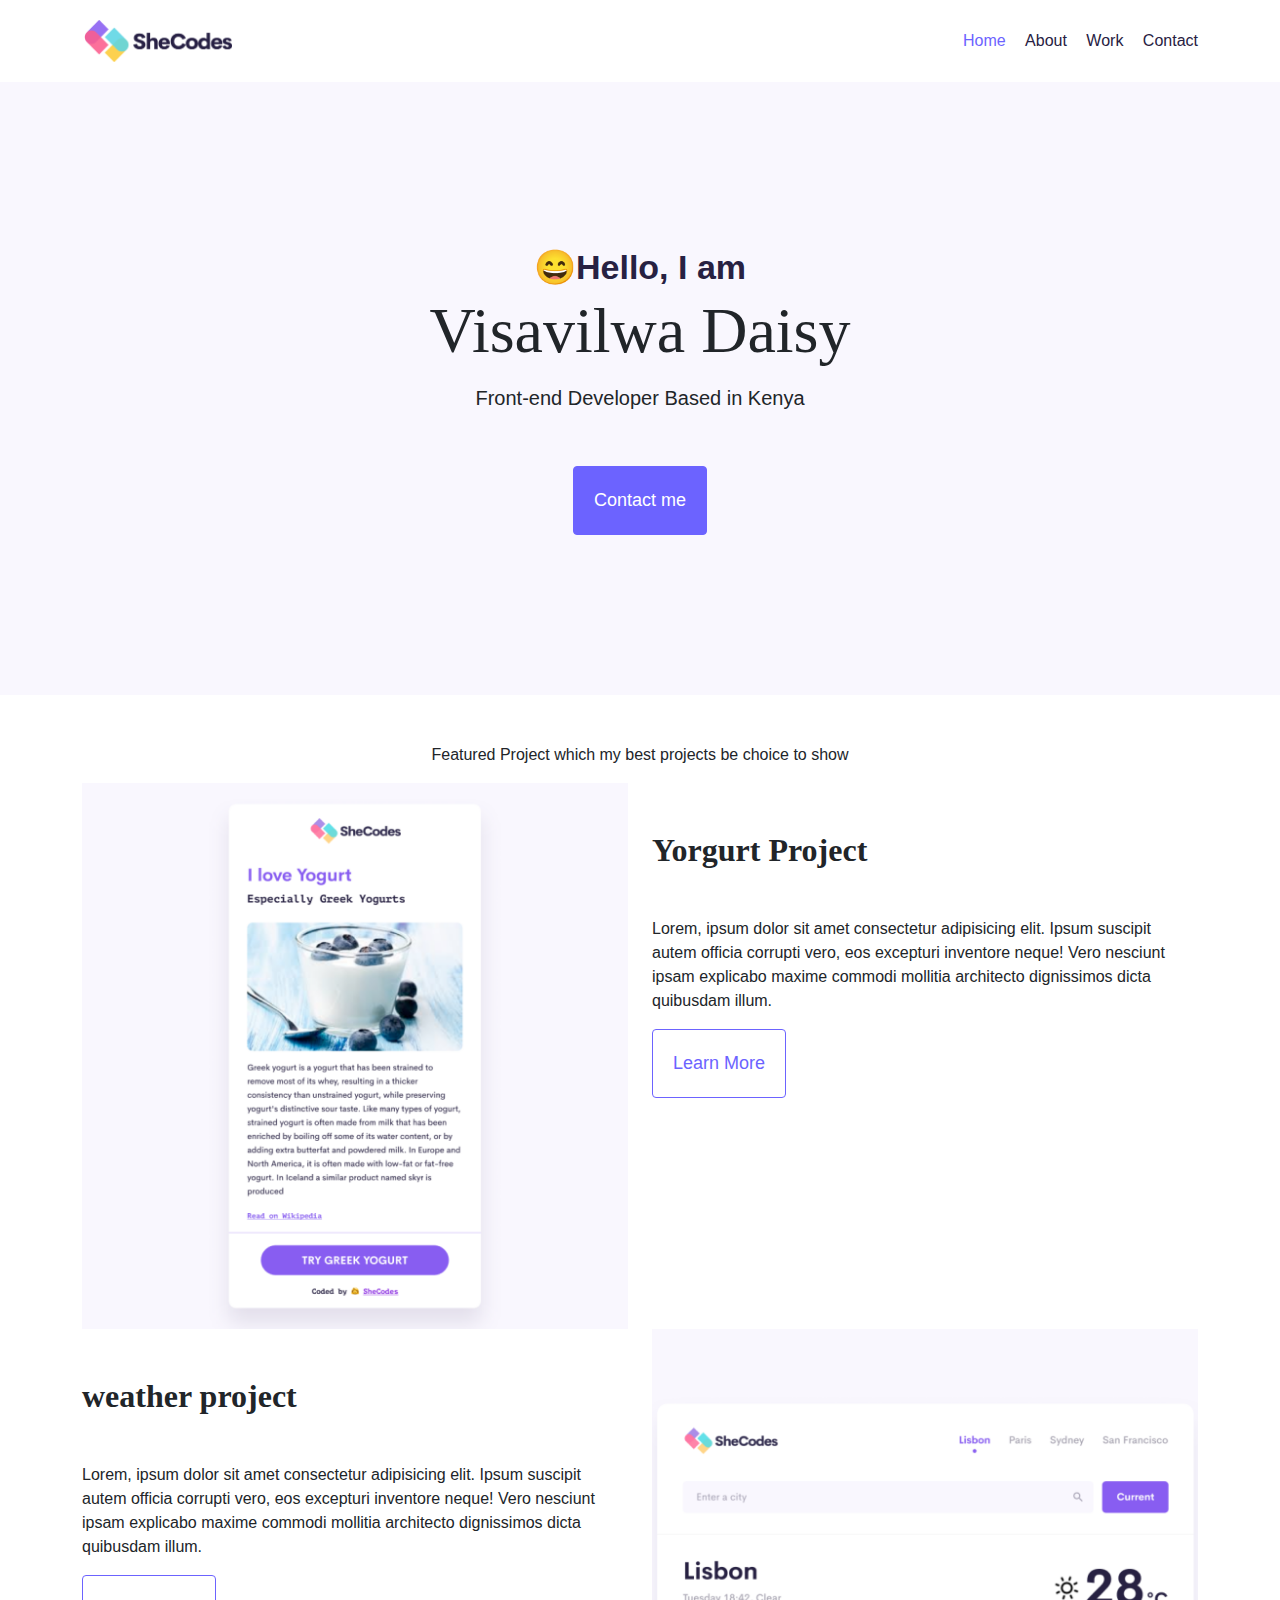
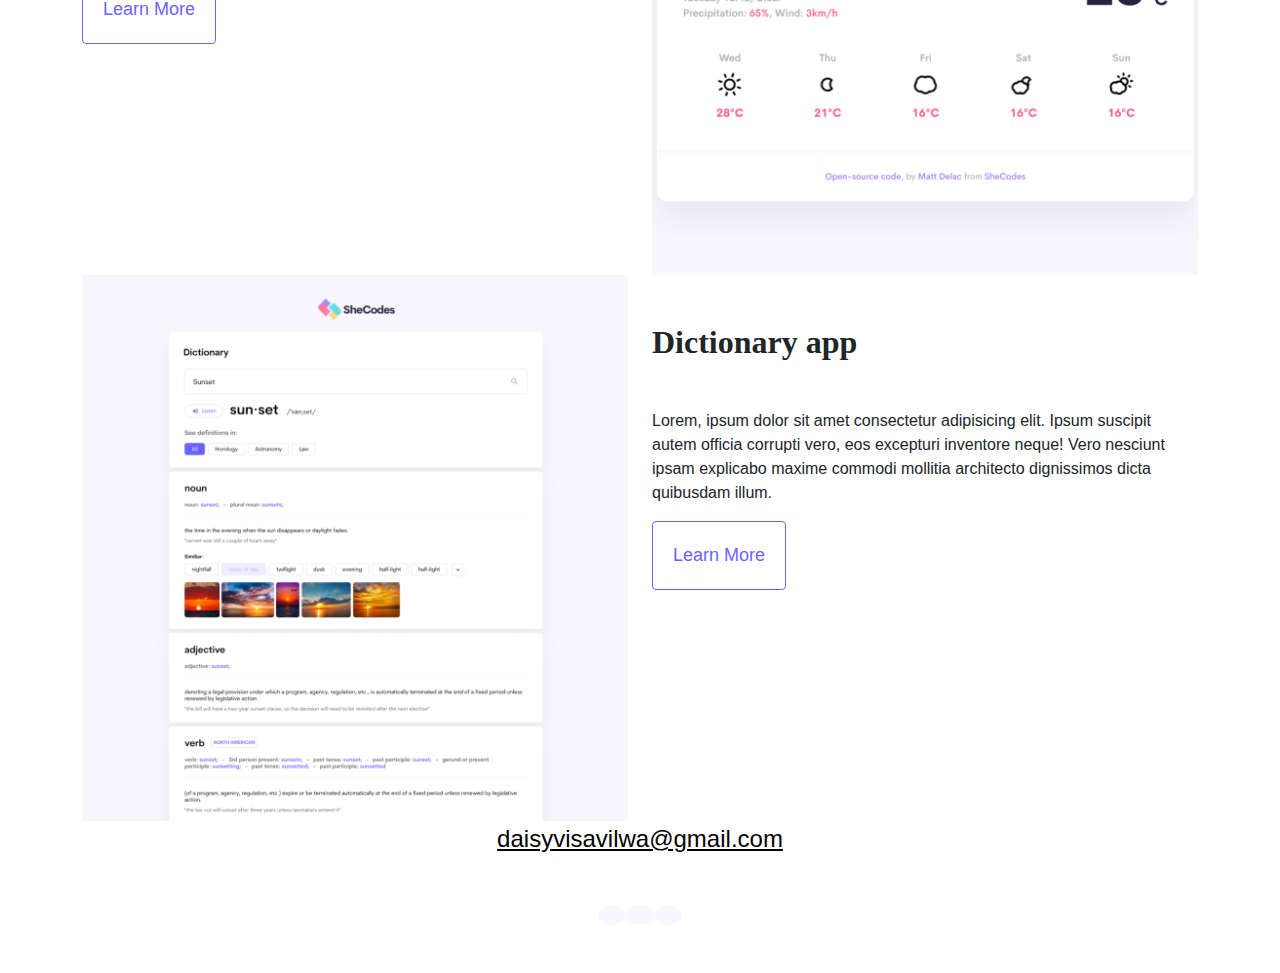
<file: index.html>
<!DOCTYPE html>
<html lang="en">
  <head>
    <meta charset="UTF-8" />
    <meta name="description" content="Daisy is a good programmer" />
    <meta name="viewport" content="width=device-width, initial-scale=1.0" />
    <link
      href="https://cdn.jsdelivr.net/npm/bootstrap@5.3.3/dist/css/bootstrap.min.css"
      rel="stylesheet"
      integrity="sha384-QWTKZyjpPEjISv5WaRU9OFeRpok6YctnYmDr5pNlyT2bRjXh0JMhjY6hW+ALEwIH"
      crossorigin="anonymous"
    />
    <script
      src="https://cdn.jsdelivr.net/npm/bootstrap@5.3.3/dist/js/bootstrap.bundle.min.js"
      integrity="sha384-YvpcrYf0tY3lHB60NNkmXc5s9fDVZLESaAA55NDzOxhy9GkcIdslK1eN7N6jIeHz"
      crossorigin="anonymous"
    ></script>
    <link rel="preconnect" href="https://fonts.googleapis.com" />
    <link rel="preconnect" href="https://fonts.gstatic.com" crossorigin />
    <link
      href="https://fonts.googleapis.com/css2?family=Playfair+Display:ital,wght@0,400..900;1,400..900&family=Roboto:ital,wght@0,100;0,300;0,400;0,500;0,700;0,900;1,100;1,300;1,400;1,500;1,700;1,900&display=swap"
      rel="stylesheet"
    />
    <link
      rel="stylesheet"
      href="https://cdnjs.cloudflare.com/ajax/libs/font-awesome/6.6.0/css/all.min.css"
      integrity="sha512-Kc323vGBEqzTmouAECnVceyQqyqdsSiqLQISBL29aUW4U/M7pSPA/gEUZQqv1cwx4OnYxTxve5UMg5GT6L4JJg=="
      crossorigin="anonymous"
      referrerpolicy="no-referrer"
    />
    <link rel="stylesheet" href="style.css" />
    <title>Frontend Developer =Daisy</title>
  </head>
  <body>
    <div class="container">
      <nav class="d-flex justify-content-between">
        <img
          src="image/image.png"
          alt="logo"
          class="img-fluid logo d-none d-md-block"
        />
        <ul>
          <li class="active"><a href="/" title="Home">Home</a></li>
          <li><a href="/about.html" title="About">About</a></li>
          <li><a href="/work.html" title="Work">Work</a></li>
          <li><a href="/contact.html" title="contact">Contact</a></li>
        </ul>
      </nav>
    </div>
    <div class="hero">
      <p>😄Hello, I am</p>
      <h1>Visavilwa Daisy</h1>
      <h2 class="mb-5">Front-end Developer Based in Kenya</h2>
      <div>
        <a href="" class="btn btn-branding">Contact me</a>
      </div>
    </div>
    <p class="mt-5 text-center">
      Featured Project which my best projects be choice to show
    </p>
    <div class="container">
      <div class="row">
        <div class="col d-none d-lg-block">
          <img
            src="/image/yorgurt.png"
            alt="yorgurt"
            title="yorgurt app"
            class="img-fluid"
          />
        </div>
        <div class="col">
          <div class="project-description">
            <h2 class="mt-5">Yorgurt Project</h2>
            <p class="mt-5">
              Lorem, ipsum dolor sit amet consectetur adipisicing elit. Ipsum
              suscipit autem officia corrupti vero, eos excepturi inventore
              neque! Vero nesciunt ipsam explicabo maxime commodi mollitia
              architecto dignissimos dicta quibusdam illum.
            </p>
            <a href="#" class="btn btn-branding-outline"> Learn More</a>
          </div>
        </div>
      </div>
      <div class="row">
        <div class="col">
          <div class="project-description">
            <h2 class="mt-5">weather project</h2>
            <p class="mt-5">
              Lorem, ipsum dolor sit amet consectetur adipisicing elit. Ipsum
              suscipit autem officia corrupti vero, eos excepturi inventore
              neque! Vero nesciunt ipsam explicabo maxime commodi mollitia
              architecto dignissimos dicta quibusdam illum.
            </p>
            <a href="#" class="btn btn-branding-outline"> Learn More</a>
          </div>
        </div>
        <div class="col d-none d-lg-block">
          <img
            src="/image/weather.png"
            alt="yorgurt"
            title="weather app"
            class="img-fluid"
          />
        </div>
      </div>
      <div class="row">
        <div class="col d-none d-lg-block">
          <img
            src="/image/dick.png"
            alt="yorgurt"
            title="dictionary app"
            class="img-fluid"
          />
        </div>
        <div class="col">
          <div class="project-description">
            <h2 class="mt-5">Dictionary app</h2>
            <p class="mt-5">
              Lorem, ipsum dolor sit amet consectetur adipisicing elit. Ipsum
              suscipit autem officia corrupti vero, eos excepturi inventore
              neque! Vero nesciunt ipsam explicabo maxime commodi mollitia
              architecto dignissimos dicta quibusdam illum.
            </p>
            <a href="#" class="btn btn-branding-outline"> Learn More</a>
          </div>
        </div>
      </div>
      <footer>
        <div class="d-flex justify-content-center mb-5">
          <a href="maito:daisyvisavilwa@gmail.com" class="email-link"
            >daisyvisavilwa@gmail.com</a
          >
        </div>
        <div class="socials text-center d-flex justify-content-center mb-5">
          <a href=""> <i class="fa-brands fa-github"></i></a>
          <a href=""> <i class="fa-brands fa-instagram"></i></a>
          <a href=""><i class="fa-brands fa-twitter"></i></a>
        </div>
      </footer>
    </div>
  </body>
</html>
</file>
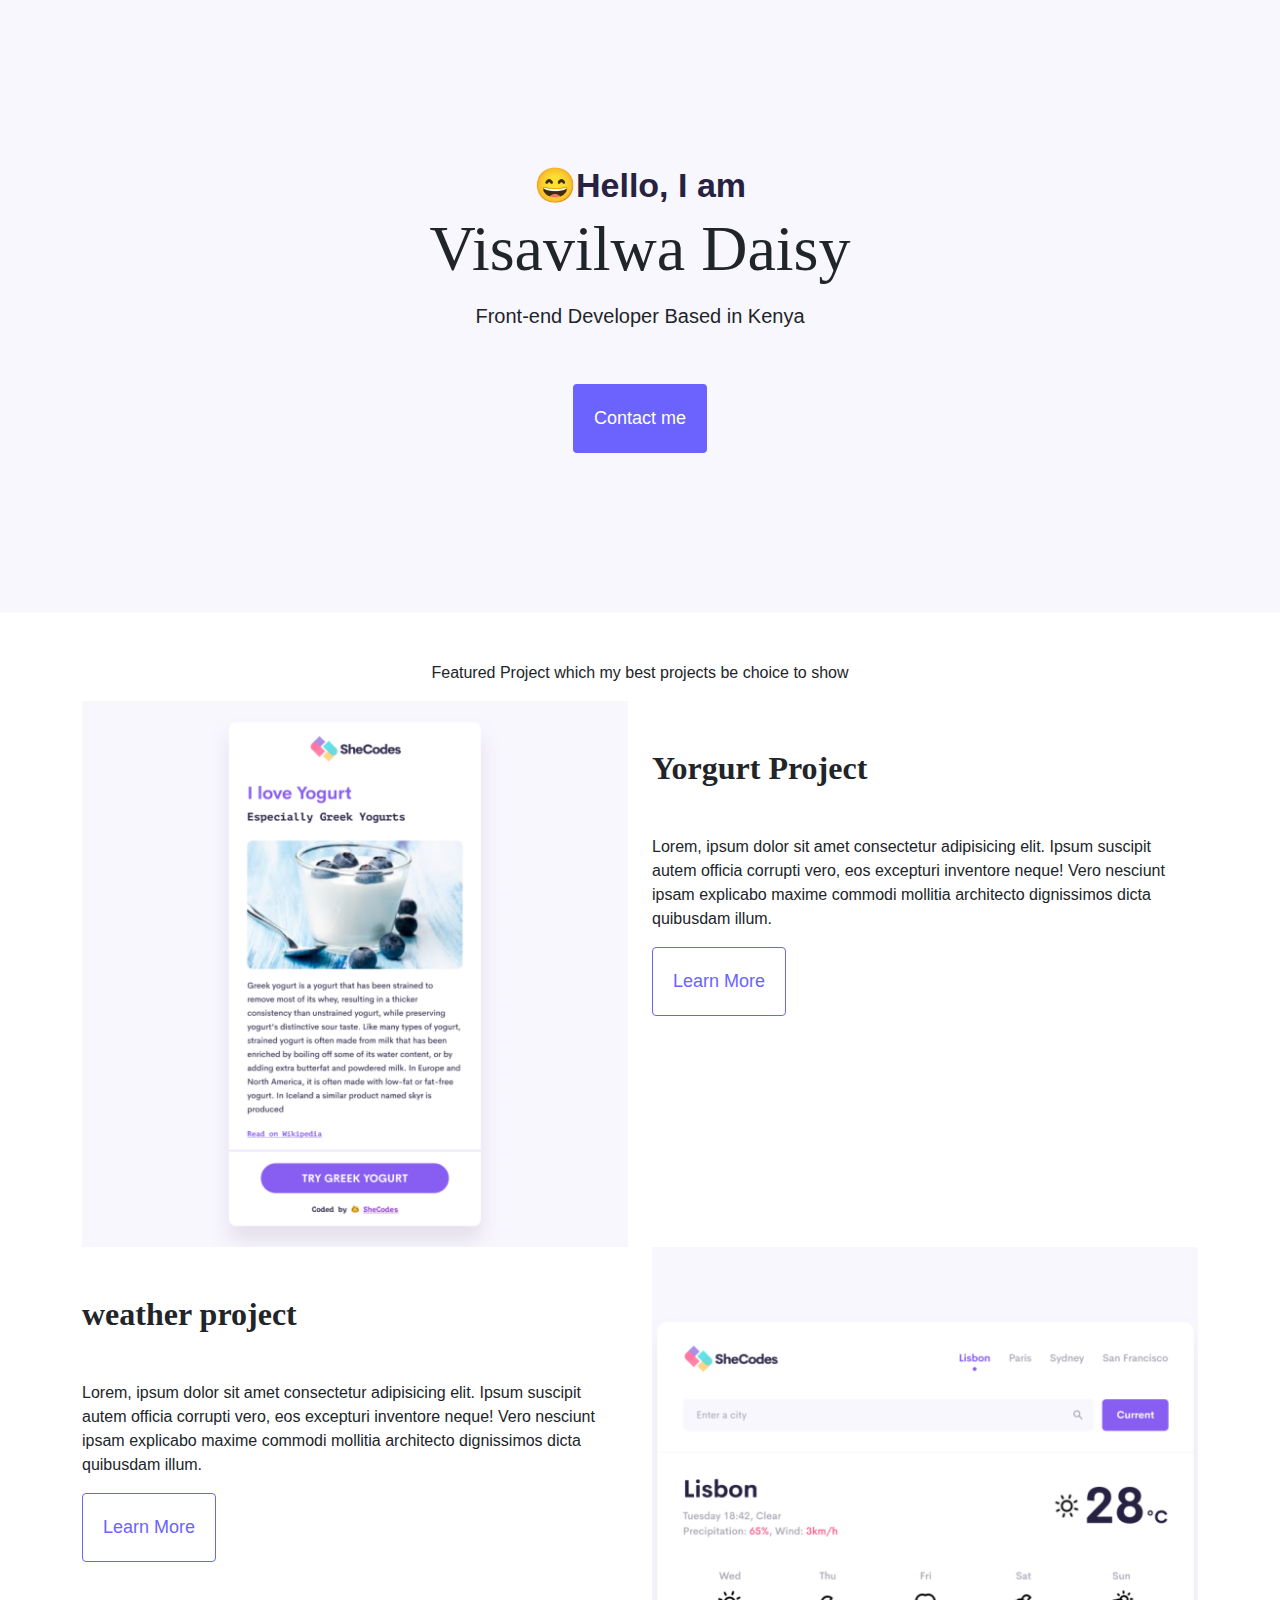
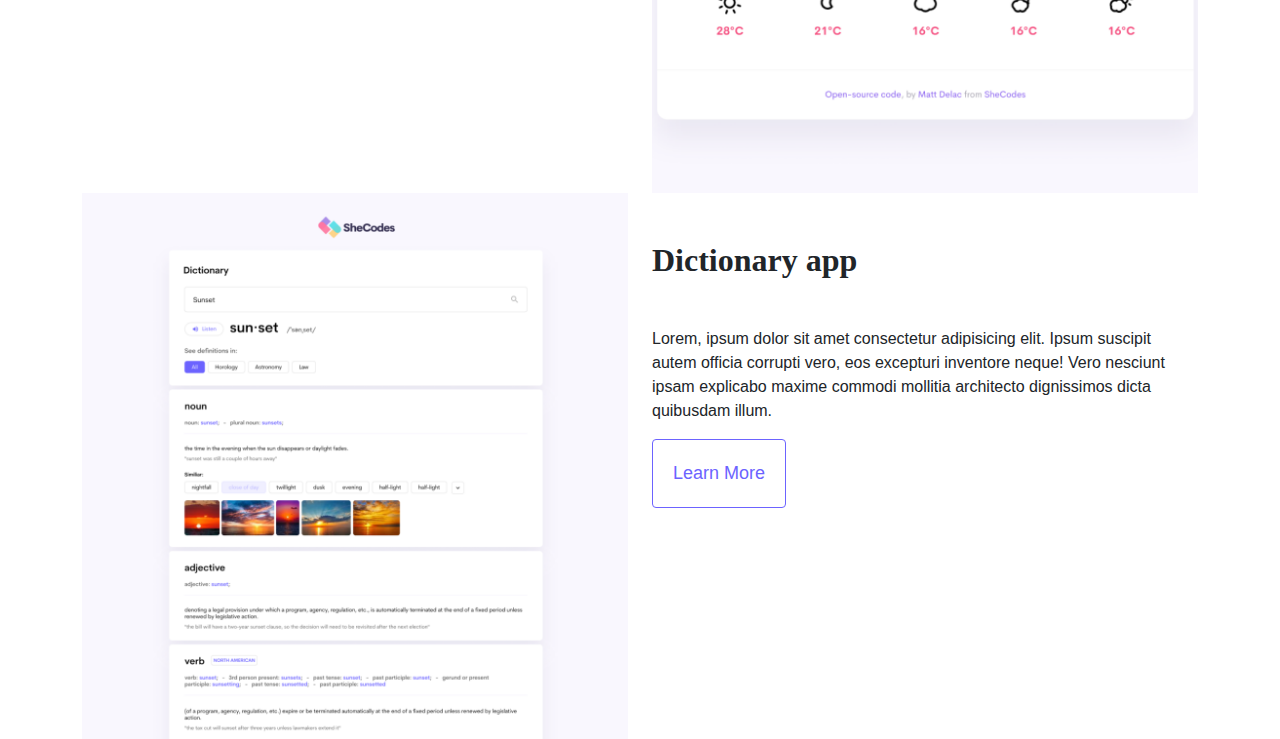
<file: week4/index.html>
<!DOCTYPE html>
<html lang="en">
  <head>
    <meta charset="UTF-8" />
    <meta name="viewport" content="width=device-width, initial-scale=1.0" />
    <link
      href="https://cdn.jsdelivr.net/npm/bootstrap@5.3.3/dist/css/bootstrap.min.css"
      rel="stylesheet"
      integrity="sha384-QWTKZyjpPEjISv5WaRU9OFeRpok6YctnYmDr5pNlyT2bRjXh0JMhjY6hW+ALEwIH"
      crossorigin="anonymous"
    />
    <script
      src="https://cdn.jsdelivr.net/npm/bootstrap@5.3.3/dist/js/bootstrap.bundle.min.js"
      integrity="sha384-YvpcrYf0tY3lHB60NNkmXc5s9fDVZLESaAA55NDzOxhy9GkcIdslK1eN7N6jIeHz"
      crossorigin="anonymous"
    ></script>
    <link rel="preconnect" href="https://fonts.googleapis.com" />
    <link rel="preconnect" href="https://fonts.gstatic.com" crossorigin />
    <link
      href="https://fonts.googleapis.com/css2?family=Playfair+Display:ital,wght@0,400..900;1,400..900&family=Roboto:ital,wght@0,100;0,300;0,400;0,500;0,700;0,900;1,100;1,300;1,400;1,500;1,700;1,900&display=swap"
      rel="stylesheet"
    />
    <link
      rel="stylesheet"
      href="https://cdnjs.cloudflare.com/ajax/libs/font-awesome/6.6.0/css/all.min.css"
      integrity="sha512-Kc323vGBEqzTmouAECnVceyQqyqdsSiqLQISBL29aUW4U/M7pSPA/gEUZQqv1cwx4OnYxTxve5UMg5GT6L4JJg=="
      crossorigin="anonymous"
      referrerpolicy="no-referrer"
    />
    <link rel="stylesheet" href="style.css" />
    <title>Frontend Developer</title>
  </head>
  <body>
    <div class="hero">
      <p>😄Hello, I am</p>
      <h1>Visavilwa Daisy</h1>
      <h2 class="mb-5">Front-end Developer Based in Kenya</h2>
      <div>
        <a href="" class="btn btn-branding">Contact me</a>
      </div>
    </div>
    <p class="mt-5 text-center">
      Featured Project which my best projects be choice to show
    </p>
    <div class="container">
      <div class="row">
        <div class="col d-none d-lg-block">
          <img
            src="/image/yorgurt.png"
            alt="yorgurt"
            title="yorgurt app"
            class="img-fluid"
          />
        </div>
        <div class="col">
          <div class="project-description">
            <h2 class="mt-5">Yorgurt Project</h2>
            <p class="mt-5">
              Lorem, ipsum dolor sit amet consectetur adipisicing elit. Ipsum
              suscipit autem officia corrupti vero, eos excepturi inventore
              neque! Vero nesciunt ipsam explicabo maxime commodi mollitia
              architecto dignissimos dicta quibusdam illum.
            </p>
            <a href="#" class="btn btn-branding-outline"> Learn More</a>
          </div>
        </div>
      </div>
      <div class="row">
        <div class="col">
          <div class="project-description">
            <h2 class="mt-5">weather project</h2>
            <p class="mt-5">
              Lorem, ipsum dolor sit amet consectetur adipisicing elit. Ipsum
              suscipit autem officia corrupti vero, eos excepturi inventore
              neque! Vero nesciunt ipsam explicabo maxime commodi mollitia
              architecto dignissimos dicta quibusdam illum.
            </p>
            <a href="#" class="btn btn-branding-outline"> Learn More</a>
          </div>
        </div>
        <div class="col d-none d-lg-block">
          <img
            src="/image/weather.png"
            alt="yorgurt"
            title="weather app"
            class="img-fluid"
          />
        </div>
      </div>
      <div class="row">
        <div class="col d-none d-lg-block">
          <img
            src="/image/dick.png"
            alt="yorgurt"
            title="dictionary app"
            class="img-fluid"
          />
        </div>
        <div class="col">
          <div class="project-description">
            <h2 class="mt-5">Dictionary app</h2>
            <p class="mt-5">
              Lorem, ipsum dolor sit amet consectetur adipisicing elit. Ipsum
              suscipit autem officia corrupti vero, eos excepturi inventore
              neque! Vero nesciunt ipsam explicabo maxime commodi mollitia
              architecto dignissimos dicta quibusdam illum.
            </p>
            <a href="#" class="btn btn-branding-outline"> Learn More</a>
          </div>
        </div>
      </div>
    </div>
  </body>
</html>
</file>
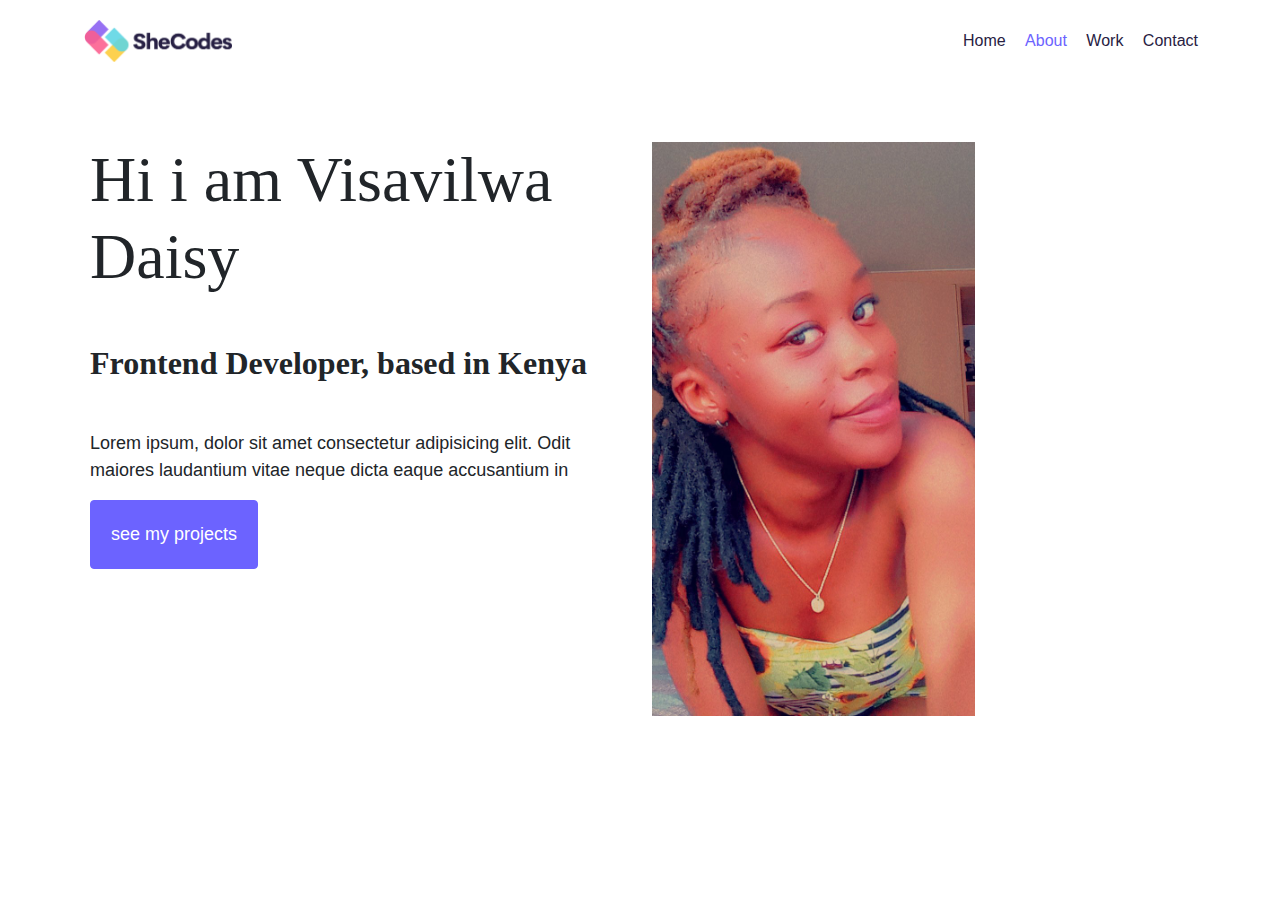
<file: about.html>
<!DOCTYPE html>
<html lang="en">
  <head>
    <meta charset="UTF-8" />
    <meta name="viewport" content="width=device-width, initial-scale=1.0" />
    <link
      href="https://cdn.jsdelivr.net/npm/bootstrap@5.3.3/dist/css/bootstrap.min.css"
      rel="stylesheet"
      integrity="sha384-QWTKZyjpPEjISv5WaRU9OFeRpok6YctnYmDr5pNlyT2bRjXh0JMhjY6hW+ALEwIH"
      crossorigin="anonymous"
    />
    <script
      src="https://cdn.jsdelivr.net/npm/bootstrap@5.3.3/dist/js/bootstrap.bundle.min.js"
      integrity="sha384-YvpcrYf0tY3lHB60NNkmXc5s9fDVZLESaAA55NDzOxhy9GkcIdslK1eN7N6jIeHz"
      crossorigin="anonymous"
    ></script>
    <link rel="preconnect" href="https://fonts.googleapis.com" />
    <link rel="preconnect" href="https://fonts.gstatic.com" crossorigin />
    <link
      href="https://fonts.googleapis.com/css2?family=Playfair+Display:ital,wght@0,400..900;1,400..900&family=Roboto:ital,wght@0,100;0,300;0,400;0,500;0,700;0,900;1,100;1,300;1,400;1,500;1,700;1,900&display=swap"
      rel="stylesheet"
    />
    <link
      rel="stylesheet"
      href="https://cdnjs.cloudflare.com/ajax/libs/font-awesome/6.6.0/css/all.min.css"
      integrity="sha512-Kc323vGBEqzTmouAECnVceyQqyqdsSiqLQISBL29aUW4U/M7pSPA/gEUZQqv1cwx4OnYxTxve5UMg5GT6L4JJg=="
      crossorigin="anonymous"
      referrerpolicy="no-referrer"
    />
    <link rel="stylesheet" href="style.css" />
    <title>Frontend Developer</title>
  </head>

  <body>
    <div class="container">
      <nav class="d-flex justify-content-between">
        <img
          src="image/image.png"
          alt="logo"
          class="img-fluid logo d-none d-md-block"
        />
        <ul>
          <li><a href="/" title="Home">Home</a></li>
          <li class="active"><a href="/about.html" title="About">About</a></li>
          <li><a href="/work.html" title="Work">Work</a></li>
          <li>
            <a href="/contact.html" title="contact">Contact</a>
          </li>
        </ul>
      </nav>
    </div>
    <div class="content-container container">
      <div class="row">
        <div class="col-6">
          <div class="contant-container-content">
            <h1 class="mb-5">Hi i am Visavilwa Daisy</h1>
            <h2 class="mb-5">Frontend Developer, based in Kenya</h2>
            <p>
              Lorem ipsum, dolor sit amet consectetur adipisicing elit. Odit
              maiores laudantium vitae neque dicta eaque accusantium in
            </p>
            <a href="#" class="btn btn-branding">see my projects</a>
          </div>
        </div>

        <div class="col-md-6">
          <img
            src="image/Daisy.jpg"
            alt="daisy"
            title="Daisy Image"
            class="img-fluid"
            width="60%"
            height="40%"
          />
        </div>
      </div>
    </div>
  </body>
</html>
</file>
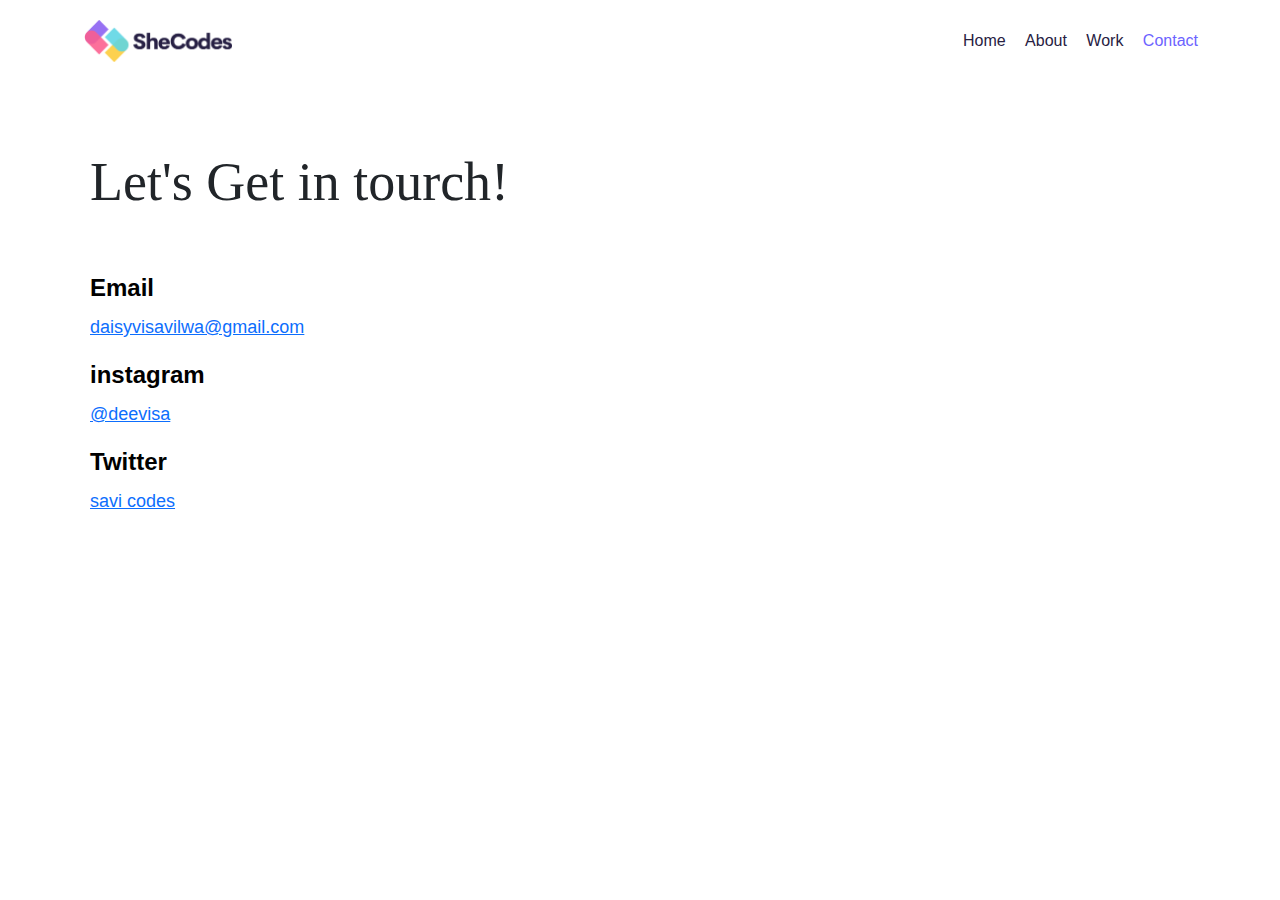
<file: contact.html>
<!DOCTYPE html>
<html lang="en">
  <head>
    <meta charset="UTF-8" />
    <meta name="viewport" content="width=device-width, initial-scale=1.0" />
    <link
      href="https://cdn.jsdelivr.net/npm/bootstrap@5.3.3/dist/css/bootstrap.min.css"
      rel="stylesheet"
      integrity="sha384-QWTKZyjpPEjISv5WaRU9OFeRpok6YctnYmDr5pNlyT2bRjXh0JMhjY6hW+ALEwIH"
      crossorigin="anonymous"
    />
    <script
      src="https://cdn.jsdelivr.net/npm/bootstrap@5.3.3/dist/js/bootstrap.bundle.min.js"
      integrity="sha384-YvpcrYf0tY3lHB60NNkmXc5s9fDVZLESaAA55NDzOxhy9GkcIdslK1eN7N6jIeHz"
      crossorigin="anonymous"
    ></script>
    <link rel="preconnect" href="https://fonts.googleapis.com" />
    <link rel="preconnect" href="https://fonts.gstatic.com" crossorigin />
    <link
      href="https://fonts.googleapis.com/css2?family=Playfair+Display:ital,wght@0,400..900;1,400..900&family=Roboto:ital,wght@0,100;0,300;0,400;0,500;0,700;0,900;1,100;1,300;1,400;1,500;1,700;1,900&display=swap"
      rel="stylesheet"
    />
    <link
      rel="stylesheet"
      href="https://cdnjs.cloudflare.com/ajax/libs/font-awesome/6.6.0/css/all.min.css"
      integrity="sha512-Kc323vGBEqzTmouAECnVceyQqyqdsSiqLQISBL29aUW4U/M7pSPA/gEUZQqv1cwx4OnYxTxve5UMg5GT6L4JJg=="
      crossorigin="anonymous"
      referrerpolicy="no-referrer"
    />
    <link rel="stylesheet" href="style.css" />
    <title>Frontend Developer</title>
  </head>

  <body>
    <div class="container">
      <nav class="d-flex justify-content-between">
        <img
          src="image/image.png"
          alt="logo"
          class="img-fluid logo d-none d-md-block"
        />
        <ul>
          <li><a href="/" title="Home">Home</a></li>
          <li><a href="/about.html" title="About">About</a></li>
          <li><a href="/work.html" title="Work">Work</a></li>
          <li class="active"><a href="/contact.html" title="contact">Contact</a></li>
        </ul>
      </nav>
      </div>

    <div class="content-container container">
      <div class="content">
        <h1 class="mb-5">Let's Get in tourch!</h1>
        <h3>Email</h3>
        <p>
            <a href="daisyvisavilwa@gmail.com">daisyvisavilwa@gmail.com </a></p>
        <h3>instagram</h3>
        <p>
        <a href="@deevisa">@deevisa</a>
        </p>
        <h3>Twitter</h3>
        <p>
            <a href="">savi codes
        </a>
     </p>
      

    </div>
  </body>
</html>
</file>
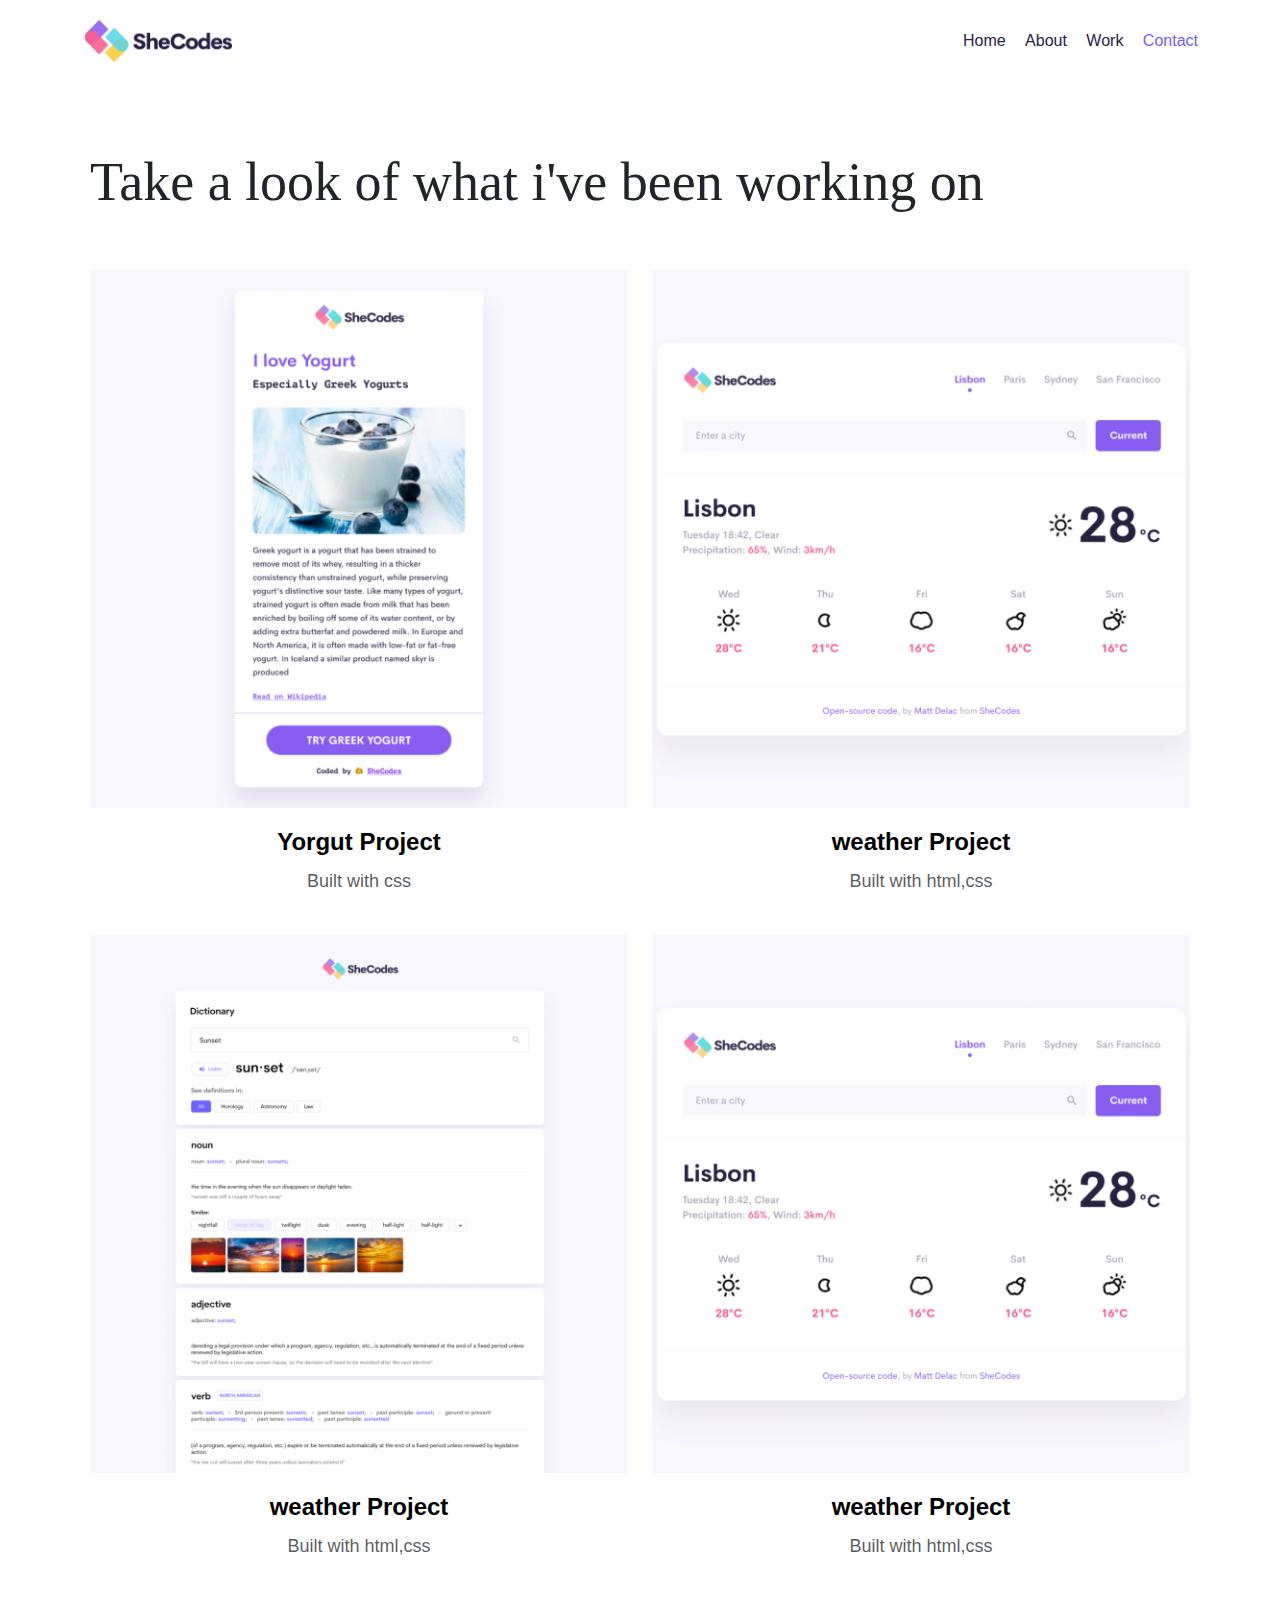
<file: work.html>
<!DOCTYPE html>
<html lang="en">
  <head>
    <meta charset="UTF-8" />
    <meta name="viewport" content="width=device-width, initial-scale=1.0" />
    <link
      href="https://cdn.jsdelivr.net/npm/bootstrap@5.3.3/dist/css/bootstrap.min.css"
      rel="stylesheet"
      integrity="sha384-QWTKZyjpPEjISv5WaRU9OFeRpok6YctnYmDr5pNlyT2bRjXh0JMhjY6hW+ALEwIH"
      crossorigin="anonymous"
    />
    <script
      src="https://cdn.jsdelivr.net/npm/bootstrap@5.3.3/dist/js/bootstrap.bundle.min.js"
      integrity="sha384-YvpcrYf0tY3lHB60NNkmXc5s9fDVZLESaAA55NDzOxhy9GkcIdslK1eN7N6jIeHz"
      crossorigin="anonymous"
    ></script>
    <link rel="preconnect" href="https://fonts.googleapis.com" />
    <link rel="preconnect" href="https://fonts.gstatic.com" crossorigin />
    <link
      href="https://fonts.googleapis.com/css2?family=Playfair+Display:ital,wght@0,400..900;1,400..900&family=Roboto:ital,wght@0,100;0,300;0,400;0,500;0,700;0,900;1,100;1,300;1,400;1,500;1,700;1,900&display=swap"
      rel="stylesheet"
    />
    <link
      rel="stylesheet"
      href="https://cdnjs.cloudflare.com/ajax/libs/font-awesome/6.6.0/css/all.min.css"
      integrity="sha512-Kc323vGBEqzTmouAECnVceyQqyqdsSiqLQISBL29aUW4U/M7pSPA/gEUZQqv1cwx4OnYxTxve5UMg5GT6L4JJg=="
      crossorigin="anonymous"
      referrerpolicy="no-referrer"
    />
    <link rel="stylesheet" href="style.css" />
    <title>Frontend Developer</title>
  </head>

  <body>
    <div class="container">
      <nav class="d-flex justify-content-between">
        <img
          src="image/image.png"
          alt="logo"
          class="img-fluid logo d-none d-md-block"
        />
        <ul>
          <li><a href="/" title="Home">Home</a></li>
          <li><a href="/about.html" title="About">About</a></li>
          <li><a href="/work.html" title="Work">Work</a></li>
          <li class="active">
            <a href="/contact.html" title="contact">Contact</a>
          </li>
        </ul>
      </nav>
    </div>
    <div class="content-container container">
      <div class="content">
        <h1 class="mb-5">Take a look of what i've been working on</h1>

        <div class="row">
          <div class="col-md-6 mb-4">
            <img src="image/yorgurt.png" alt="yorgurt" class="img-fluid mb-3" />
            <h3 class="text-center">Yorgut Project</h3>
            <p class="text-center text-muted">Built with css</p>
          </div>
          <div class="col-md-6 mb-4">
            <img src="image/weather.png" alt="yorgurt" class="img-fluid mb-3" />
            <h3 class="text-center">weather Project</h3>
            <p class="text-center text-muted">Built with html,css</p>
          </div>
          <div class="col-md-6 mb-4">
            <img src="image/dick.png" alt="yorgurt" class="img-fluid mb-3" />
            <h3 class="text-center">weather Project</h3>
            <p class="text-center text-muted">Built with html,css</p>
          </div>
          <div class="col-md-6 mb-4">
            <img src="image/weather.png" alt="yorgurt" class="img-fluid mb-3" />
            <h3 class="text-center">weather Project</h3>
            <p class="text-center text-muted">Built with html,css</p>
          </div>
        </div>
      </div>
    </div>
  </body>
</html>
</file>
<file: style.css>
:root {
  --brading-color: #6c63ff;
  --secondary-color: #f9f7fe;
  --heading-font-family: "Playfair dis[lay", serif;
  --default-font-family: "poppins", sans-serif;
}
body {
  font-family: var(--default-font-family);
}
.logo {
  max-width: 150px;
}
nav ul {
  margin: 0;
}
nav li {
  display: inline;
  list-style: none;
  line-height: 42px;
  margin-left: 15px;
}
nav {
  padding: 20px 0;
}
nav a {
  text-decoration: none;
  color: #272142;
  transition: all 100ms ease-in-out;
}
nav a:hover {
  color: var(--brading-color);
}
nav li.active a {
  color: var(--brading-color);
}

h3,
h4,
h5,
h6 {
  color: black;
  font-family: "Playfair Display", serif;
  font-weight: bold;
}
h1 {
  font-size: 4em;
  font-family: var(--heading-font-family);
}

p {
  font-family: "Poppins", sans-serif;
}

.hero {
  background: var(--secondary-color);
  text-align: center;
  padding: 160px 20px;
}
.hero p {
  font-size: 34px;
  font-weight: bold;
  margin: 0;
  color: #272142;
}
.hero h2 {
  font-family: "Poppins", sans-serif;
  font-weight: normal;
  line-height: 2;
  font-size: 20px;
}
h2 {
  font-size: 64;
  font-weight: bold;
  font-family: var(--heading-font-family);
}

.btn-branding {
  background: var(--brading-color);
  border-radius: 4px;
  color: white;
  font-size: 18px;
  line-height: 27px;
  padding: 20px;
}
.btn-branding-outline {
  color: var(--brading-color);
  border: 1px solid var(--brading-color);
  font-size: 18px;
  border-radius: 4px;
  line-height: 27px;
  padding: 20px;
}
.btn-branding {
  border: 1px solid var(--brading-color);
  font-size: 18px;
  border-radius: 4px;
  line-height: 27px;
  padding: 20px;
}
.content-container {
  padding: 60px 20px;
}
.content h1 {
  font-size: 54px;
  line-height: 80px;
}
.content p {
  font-size: 14px;
}
.content h3 {
  font-size: 24px;
  line-height: 1.5;
  font-family: var(--default-font-family);
}
.content-container p {
  font-size: 18px;
  font-family: var(--default-font-family);
}
.about-section-content {
  margin: 30px;
}

footer .email-link {
  color: black;
  font-size: 24px;
}
footer .email-link:hover {
  color: var(--brading-color);
}
footer .socials a {
  margin: 0;
  color: var(--brading-color);
  background: var(--secondary-color);
  padding: 10px 14px;
  font-size: 18px;
  border-radius: 50%;
  transition: all 150ms ease-in-out;
}
footer .socials a:hover {
  color: white;
  background: var(--brading-color);
}
@media (max-width: 600px) {
  .project-description {
    padding: 0;
    text-align: center;
  }
  .content {
    text-align: center;
    padding: 0;
  }
}
</file>
<file: week4/style.css>
:root {
  --brading-color: #6c63ff;
  --secondary-color: #f9f7fe;
  --heading-font-family: "Playfair dis[lay", serif;
  --default-font-family: "poppins", sans-serif;
}
body {
  font-family: var(--default-font-family);
}

h3,
h4,
h5,
h6 {
  color: black;
  font-family: "Playfair Display", serif;
  font-weight: bold;
}
h1 {
  font-size: 4em;
  font-family: var(--heading-font-family);
}

p {
  font-family: "Poppins", sans-serif;
}

.hero {
  background: var(--secondary-color);
  text-align: center;
  padding: 160px 20px;
}
.hero p {
  font-size: 34px;
  font-weight: bold;
  margin: 0;
  color: #272142;
}
.hero h2 {
  font-family: "Poppins", sans-serif;
  font-weight: normal;
  line-height: 2;
  font-size: 20px;
}
h2 {
  font-size: 64;
  font-weight: bold;
  font-family: var(--heading-font-family);
}

.btn-branding {
  background: var(--brading-color);
  border-radius: 4px;
  color: white;
  font-size: 18px;
  line-height: 27px;
  padding: 20px;
}
.btn-branding-outline {
  color: var(--brading-color);
  border: 1px solid var(--brading-color);
  font-size: 18px;
  border-radius: 4px;
  line-height: 27px;
  padding: 20px;
}

@media (max-width: 960px) {
  .project-description {
    padding: 0;
    text-align: center;
  }
}
</file>
